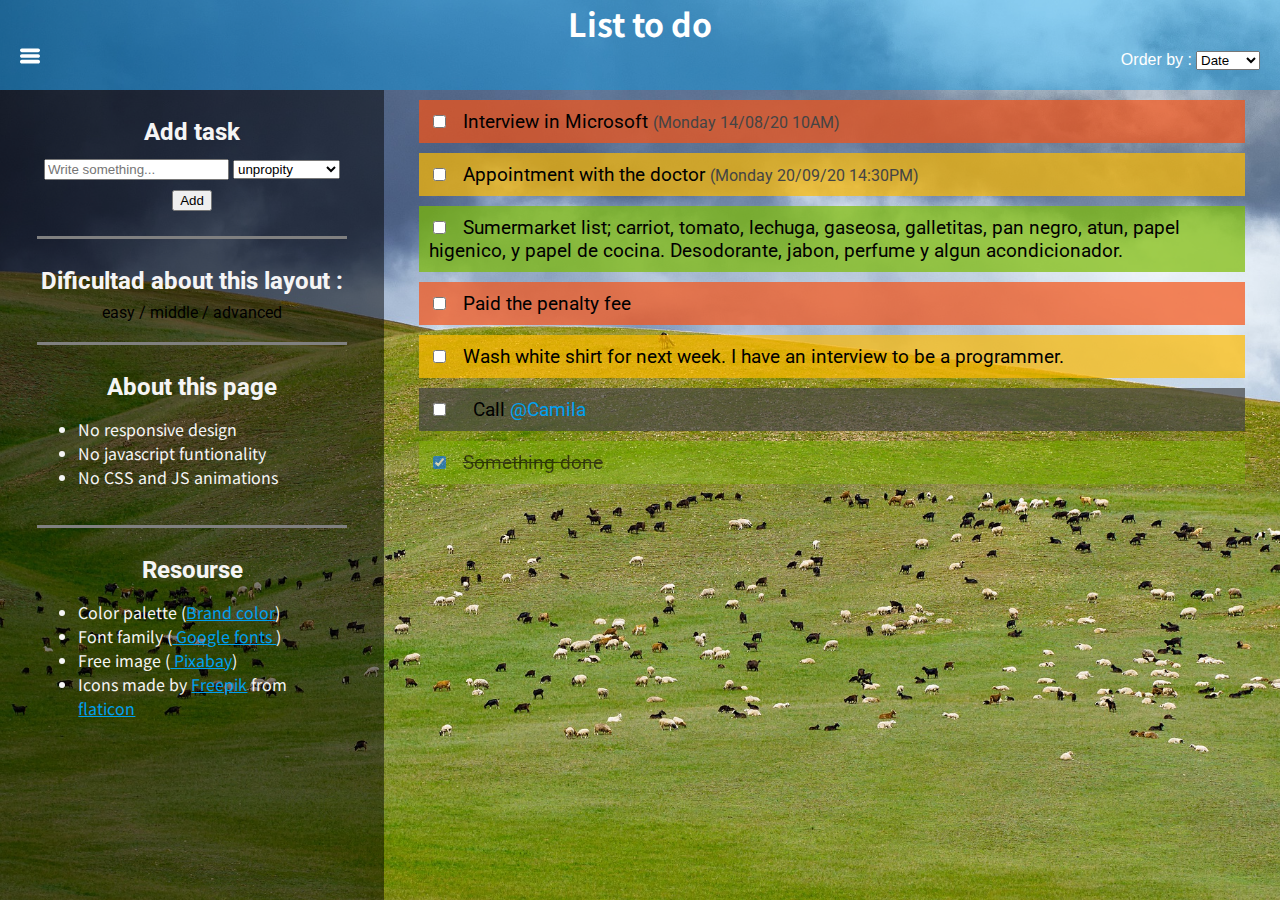
<file: HtmlCssExamples/ListToDo/index.html>
<!DOCTYPE html>
<html lang="en">

<head>
    <!--  Any element inside the head of the page, there are not visible for the user in the viewport -->
    <meta charset="UTF-8">
    <meta name="viewport" content="width=device-width, initial-scale=1.0">
    <link rel="stylesheet" href="style.css">
    <title>Document</title>
</head>
<body>
    <header class="header">
        <h1 class="header__title"> List to do</h1>
        <nav class="header__navbar">
            <div class="header__navbarLeftItem">
                <img class="header__svgIcon" src="open-menu.svg" alt="Icon sidebar">
                
            </div>
            <div class="header__navbarRightItem">
                <label class="order__text">Order by :</label>
                <select>
                    <option value="date"> Date </option>
                    <option value="priotity"> Priority </option>
                </select>
            </div>
        </nav>
    </header>
    <main>
        <div class="silderbar">

            <div class="silderbar__item">
                <p class="silderbar__itemTitile">Add task</p>
                <input placeholder="Write something..." class="silderbar__row" />
                <select class="silderbar__row">
                    <option> unpropity </option>
                    <option> less important </option>
                    <option> important</option>
                    <option> very important </option>
                </select>
                <input class="silderbar__row" type="button" value="Add" />
            </div>

            <div class="silderbar__diver"></div>

            <div class="silderbar__item">
                <p class="silderbar__itemTitile"> Dificultad about this layout : </p>
                <span>easy</span> / middle / advanced
            </div>

            <div class="silderbar__diver"></div>

            <div class="silderbar__item">
                <p class="silderbar__itemTitile">About this page</p>
                <ul class="silderbar__list">
                    <li> No responsive design</li>
                    <li> No javascript funtionality</li>
                    <li> No CSS and JS animations</li>

                </ul>

            </div>

          

            <div class="silderbar__diver"></div>

            <div class="silderbar__item">
                <p class="silderbar__itemTitile"> Resourse</p>
                <ul class="silderbar__list">
                    <li>
                        Color palette (<a class="silderbar__link" href="http://brandcolors.net/c/microsoft,microsoft">Brand color</a>)
                    </li>
                    <li>
                        Font family (<a class="silderbar__link" href=""> Google fonts </a>)
                    </li>
                    <li>
                        Free image (<a class="silderbar__link" href="https://pixabay.com/es/photos/paisaje-monta%C3%B1oso-pasto-ovejas-4773879/"> Pixabay</a>)
                    </li>
                    <li>
                        Icons made by <a class="silderbar__link" href="https://www.flaticon.com/authors/freepik" title="Freepik">Freepik</a> from <a class="silderbar__link" href="https://www.flaticon.com/" title="Flaticon"> flaticon</a> 
                    </li>

                </ul>
            </div>

        
        </div>
        
        <div class="listToDo">
            <div class="listToDo__item listToDo__item--veryImportant">
                <input type="checkbox" />
                <label class="listToDo__itemText "> Interview in Microsoft </label>
                <label class="listToDo__itemText--date"> (Monday 14/08/20 10AM)</label>
            </div>
            <div class="listToDo__item listToDo__item--important">
                <input type="checkbox" />
                <label class="listToDo__itemText "> Appointment with the doctor </label>
                <label class="listToDo__itemText--date"> (Monday 20/09/20 14:30PM)</label>
            </div>
            <div class="listToDo__item listToDo__item--lessImportant">
                <input type="checkbox" />
                <label class="listToDo__itemText ">
                    Sumermarket list; carriot, tomato, lechuga, gaseosa, galletitas, pan negro, atun,
                    papel higenico, y papel de cocina. Desodorante, jabon, perfume y algun acondicionador.
                </label>
            </div>
            <div class="listToDo__item listToDo__item--veryImportant">
                <input type="checkbox" />
                <label class="listToDo__itemText "> Paid the penalty fee  </label>
            </div>
            <div class="listToDo__item listToDo__item--important">
                <input type="checkbox" />
                <label class="listToDo__itemText "> Wash white shirt for next week. I have an interview to be a programmer. </label>
            </div>
            <div class="listToDo__item">
                <input class="" type="checkbox" />
                <label class="listToDo__itemText">
                    <label class="listToDo__itemText "> Call </label>
                    <span class="listTodo__itemText--contacto">@Camila</span>
                </label>
            </div>
            <div class="listToDo__item listToDo__item--lessImportant listToDo__item--made">
                <input type="checkbox" checked />
                <label class="listToDo__itemText listToDo__itemText--made">
                    Something done
                </label>
            </div>

        </div>
    </main>
</body>

</html>
</file>
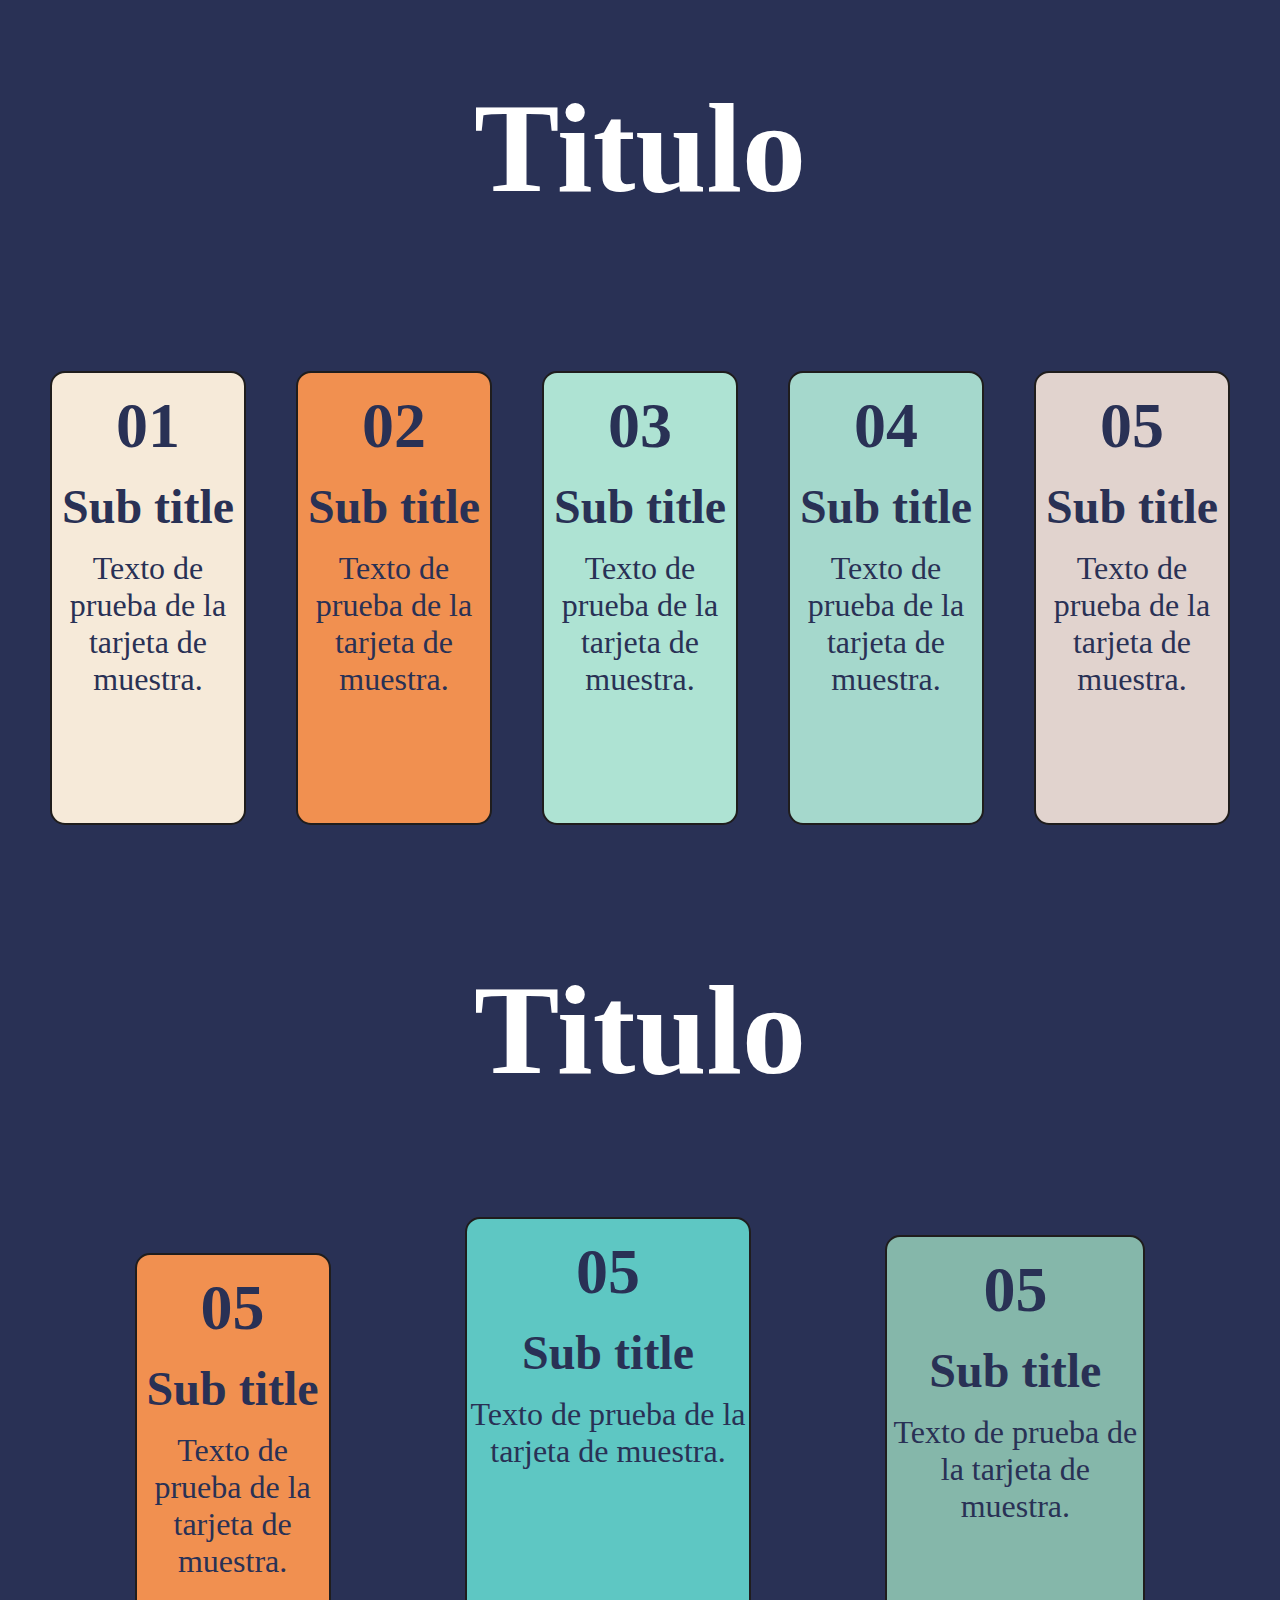
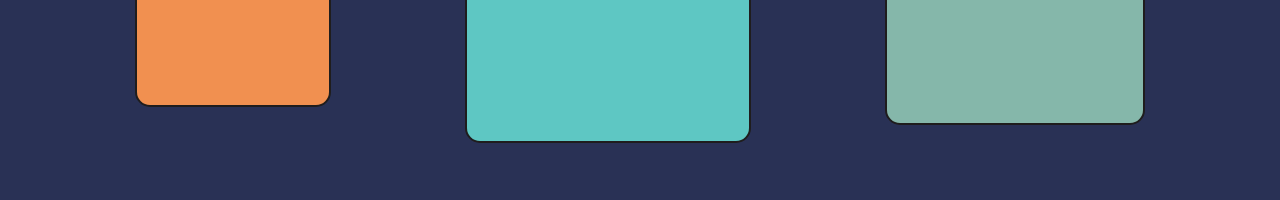
<file: HtmlCssExamples/SquardGalary/index.html>
<!DOCTYPE html>
<html lang="en">

<head>
    <meta charset="UTF-8">
    <meta name="viewport" content="width=device-width, initial-scale=1.0">
    <link rel="stylesheet" href="style.css">
    <title>Document</title>
</head>

<body>
    <main>
        <article class="boxList">
            <h1 class="boxList__title"> Titulo </h1>
            <section class="boxList__item">
                <h1 class="boxList__itemTitle"> 01 </h1>
                <h3 class="boxList__itemSubTitle">Sub title</h3>
                <p class="boxList__itemText"> Texto de prueba de la tarjeta de muestra.</p>
            </section>
            <section class="boxList__item boxList__item--colorOne">
                <h1 class="boxList__itemTitle"> 02 </h1>
                <h3 class="boxList__itemSubTitle">Sub title</h3>
                <p class="boxList__itemText"> Texto de prueba de la tarjeta de muestra.</p>
            </section>
            <section class="boxList__item boxList__item--colorTwo">
                <h1 class="boxList__itemTitle"> 03 </h1>
                <h3 class="boxList__itemSubTitle">Sub title</h3>
                <p class="boxList__itemText"> Texto de prueba de la tarjeta de muestra.</p>
            </section>
            <section class="boxList__item boxList__item--colorThree">
                <h1 class="boxList__itemTitle"> 04 </h1>
                <h3 class="boxList__itemSubTitle">Sub title</h3>
                <p class="boxList__itemText"> Texto de prueba de la tarjeta de muestra.</p>
            </section>
            <section class="boxList__item boxList__item--colorFour">
                <h1 class="boxList__itemTitle"> 05 </h1>
                <h3 class="boxList__itemSubTitle">Sub title</h3>
                <p class="boxList__itemText"> Texto de prueba de la tarjeta de muestra.</p>
            </section>
        </article>
        <article class="PriceList">
            <h1 class="PriceList__title"> Titulo </h1>
            <section class="PriceList__item">
                <h1 class="boxList__itemTitle"> 05 </h1>
                <h3 class="boxList__itemSubTitle">Sub title</h3>
                <p class="boxList__itemText"> Texto de prueba de la tarjeta de muestra.</p>
            </section>
            <section class="PriceList__item PriceList__item--big">
                <h1 class="boxList__itemTitle"> 05 </h1>
                <h3 class="boxList__itemSubTitle">Sub title</h3>
                <p class="boxList__itemText"> Texto de prueba de la tarjeta de muestra.</p>
            </section>
            <section class="PriceList__item PriceList__item--middle">
                <h1 class="boxList__itemTitle"> 05 </h1>
                <h3 class="boxList__itemSubTitle">Sub title</h3>
                <p class="boxList__itemText"> Texto de prueba de la tarjeta de muestra.</p>
            </section>
        </article>
    </main>
</body>

</html>
</file>
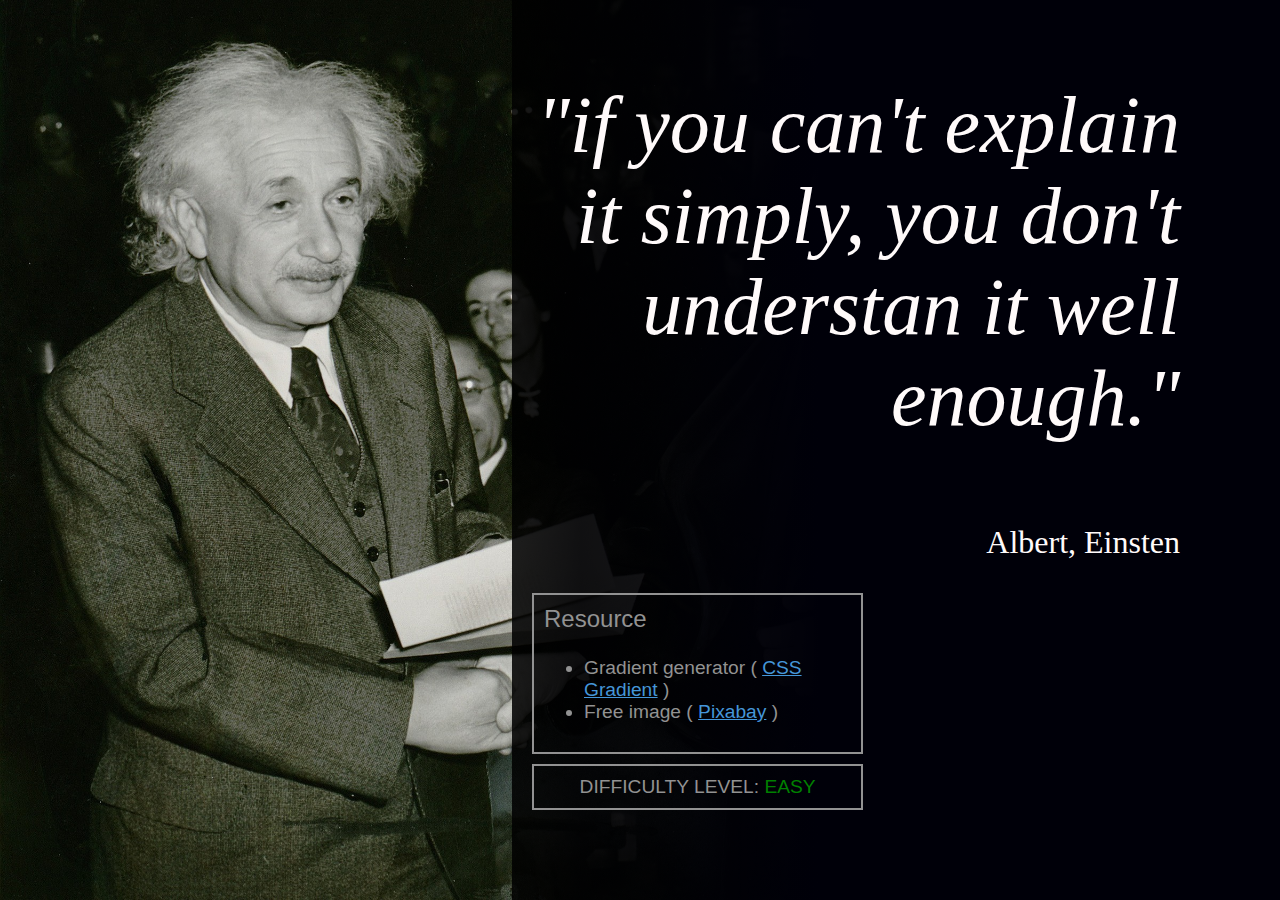
<file: HtmlCss/Beginners/AlbertEinsteinQuotes/index.html>
<!DOCTYPE html>
<html lang="en">
<head>
    <meta charset="UTF-8">
    <meta name="viewport" content="width=device-width, initial-scale=1.0">
    <!-- ! Don't forget import the style sheet -->
    <link rel="stylesheet" href="style.css">
    <title>Document</title>
</head>
<body>

    <!-- ----------------------------- BLOCK QUOTE ----------------------------- -->

    <main class="quote">
        <article class="quote__squard">
            <section class="quote__section">
                <p class="quote__title">"if you can't explain it simply, you don't understan it well enough."</p>
                <p class="quote__author"> Albert, Einsten</p>
            </section>

            <!-- --------------------------- BLOCK RESOURSE ---------------------------- -->

            <section class="resourse">
                <p class="resourse__title">Resource</p>
                <ul>
                    <li> Gradient generator ( <a class="resourse__link" target="_blanck" href="https://cssgradient.io/">CSS Gradient</a> )</li>
                    <li> Free image ( <a target="_blanck" class="resourse__link" href="https://pixabay.com/es/users/free-photos-242387/">Pixabay</a> )</li>
                </ul>
            </section>

            <!-- ----------------------- BLOCK DIFFICULTY LEVEL ------------------------ -->

            <section class="level">
                    <span>DIFFICULTY LEVEL: </span><span class="level__text">EASY</span>
            </section>
        </article>
    </main>
   
</body>
</html>
</file>
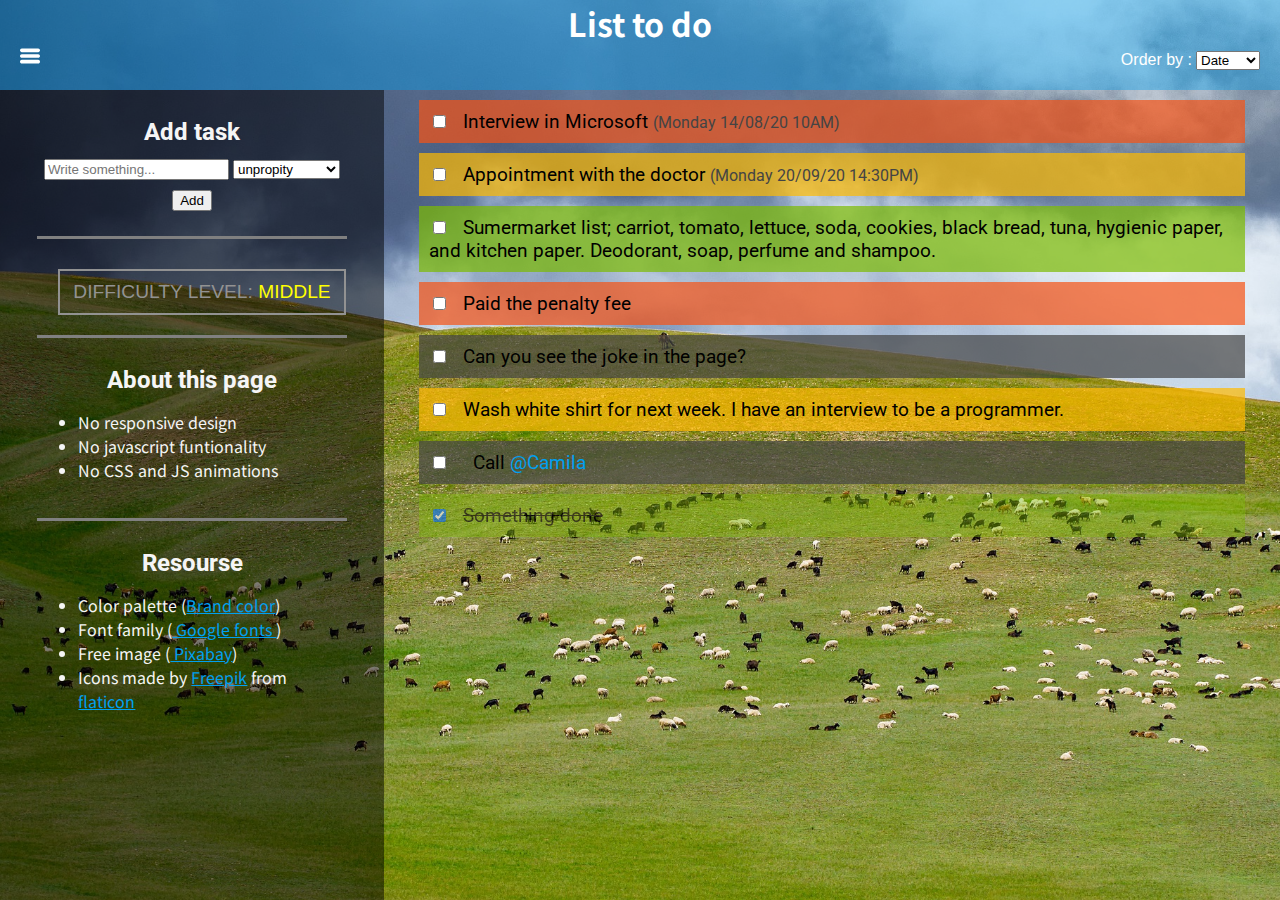
<file: HtmlCss/Beginners/ListToDo/index.html>
<!DOCTYPE html>
<html lang="en">

<head>
    <!--  Any element inside the head of the page, there are not visible for the user in the viewport. -->
    <meta charset="UTF-8">
    <meta name="viewport" content="width=device-width, initial-scale=1.0">
    <!-- ! Don't fotget import the css style sheet-->
    <link rel="stylesheet" href="style.css">
    <title> ListTo For Begginers</title>
</head>
<body>
    <!--  Any element inside the body of the page, there are visible for the user in the viewport. -->
    <header class="header">
        <h1 class="header__title"> List to do</h1>
        <nav class="header__navbar">
            <div class="header__navbarLeftItem">
                <img class="header__svgIcon" src="Images/open-menu.svg" alt="Icon sidebar">
                
            </div>
            <div class="header__navbarRightItem">
                <label class="order__text">Order by :</label>
                <select>
                    <option value="date"> Date </option>
                    <option value="priotity"> Priority </option>
                </select>
            </div>
        </nav>
    </header>

    <main>

        <!-- ----------------------------------------------------------------------- -->
        <!--                             THE SILDER BAR                              -->
        <!-- ----------------------------------------------------------------------- -->

        <div class="silderbar">

            <!-- ------------------------------- ITEM 1 -------------------------------- -->
            <div class="silderbar__item">
                <p class="silderbar__itemTitile">Add task</p>
                <input placeholder="Write something..." class="silderbar__row" />
                <select class="silderbar__row">
                    <option value="unPropity"> unpropity </option>
                    <option value="lessImportant"> less important </option>
                    <option value="important"> important</option>
                    <option value="veryImportant"> very important </option>
                </select>
                <input class="silderbar__row" type="button" value="Add" />
            </div>

            <div class="silderbar__diver"></div>

            <!-- ------------------------------- ITEM 2 -------------------------------- -->
            <div class="silderbar__item">
                <section class="level">
                    <span>DIFFICULTY LEVEL: </span><span class="level__text--middle">MIDDLE</span>
            </section>
            </div>

            <div class="silderbar__diver"></div>
            
            <!-- ------------------------------- ITEM 3 -------------------------------- -->
            <div class="silderbar__item">
                <p class="silderbar__itemTitile">About this page</p>
                <ul class="silderbar__list">
                    <li> No responsive design</li>
                    <li> No javascript funtionality</li>
                    <li> No CSS and JS animations</li>
                </ul>
            </div>

            <div class="silderbar__diver"></div>

            <!-- ------------------------------- ITEM 4 -------------------------------- -->
            <div class="silderbar__item">
                <p class="silderbar__itemTitile"> Resourse</p>
                <ul class="silderbar__list">
                    <li>
                        Color palette (<a class="silderbar__link" href="http://brandcolors.net/c/microsoft,microsoft">Brand color</a>)
                    </li>
                    <li>
                        Font family (<a class="silderbar__link" href=""> Google fonts </a>)
                    </li>
                    <li>
                        Free image (<a class="silderbar__link" href="https://pixabay.com/es/photos/paisaje-monta%C3%B1oso-pasto-ovejas-4773879/"> Pixabay</a>)
                    </li>
                    <li>
                        Icons made by <a class="silderbar__link" href="https://www.flaticon.com/authors/freepik" title="Freepik">Freepik</a> from <a class="silderbar__link" href="https://www.flaticon.com/" title="Flaticon"> flaticon</a> 
                    </li>
                </ul>
            </div>

        </div>

        <!-- ----------------------------------------------------------------------- -->
        <!--                        START THE LIST TO DO TASK                        -->
        <!-- ----------------------------------------------------------------------- -->

        <div class="listToDo">
            <!-- ------------------------------- ITEM 1 -------------------------------- -->
            <div class="listToDo__item listToDo__item--veryImportant">
                <input type="checkbox" />
                <label class="listToDo__itemText "> Interview in Microsoft </label>
                <label class="listToDo__itemText--date"> (Monday 14/08/20 10AM)</label>
            </div>
            <!-- ------------------------------- ITEM 2 -------------------------------- -->
            <div class="listToDo__item listToDo__item--important">
                <input type="checkbox" />
                <label class="listToDo__itemText "> Appointment with the doctor </label>
                <label class="listToDo__itemText--date"> (Monday 20/09/20 14:30PM)</label>
            </div>
            <!-- ------------------------------- ITEM 3 -------------------------------- -->
            <div class="listToDo__item listToDo__item--lessImportant">
                <input type="checkbox" />
                <label class="listToDo__itemText ">
                    Sumermarket list; carriot, tomato, lettuce, soda, cookies, black bread, tuna, hygienic paper, and kitchen paper. Deodorant, soap, perfume and shampoo.
                </label>
            </div>
            <!-- ------------------------------- ITEM 4 -------------------------------- -->
            <div class="listToDo__item listToDo__item--veryImportant">
                <input type="checkbox" />
                <label class="listToDo__itemText "> Paid the penalty fee  </label>
            </div>
            <!-- ------------------------------- ITEM 5 -------------------------------- -->
            <div class="listToDo__item ">
                <input type="checkbox" />
                <label class="listToDo__itemText "> Can you see the joke in the page? </label>
            </div>
            <!-- ------------------------------- ITEM 6 -------------------------------- -->
            <div class="listToDo__item listToDo__item--important">
                <input type="checkbox" />
                <label class="listToDo__itemText "> Wash white shirt for next week. I have an interview to be a programmer. </label>
            </div>
            <!-- ------------------------------- ITEM 7 -------------------------------- -->
            <div class="listToDo__item">
                <input class="" type="checkbox" />
                <label class="listToDo__itemText">
                    <label class="listToDo__itemText "> Call </label>
                    <span class="listTodo__itemText--contacto">@Camila</span>
                </label>
            </div>
            <!-- ------------------------------- ITEM 8 -------------------------------- -->
            <div class="listToDo__item listToDo__item--lessImportant listToDo__item--made">
                <input type="checkbox" checked />
                <label class="listToDo__itemText listToDo__itemText--made">
                    Something done
                </label>
            </div>
        </div>
    </main>
</body>

</html>
</file>
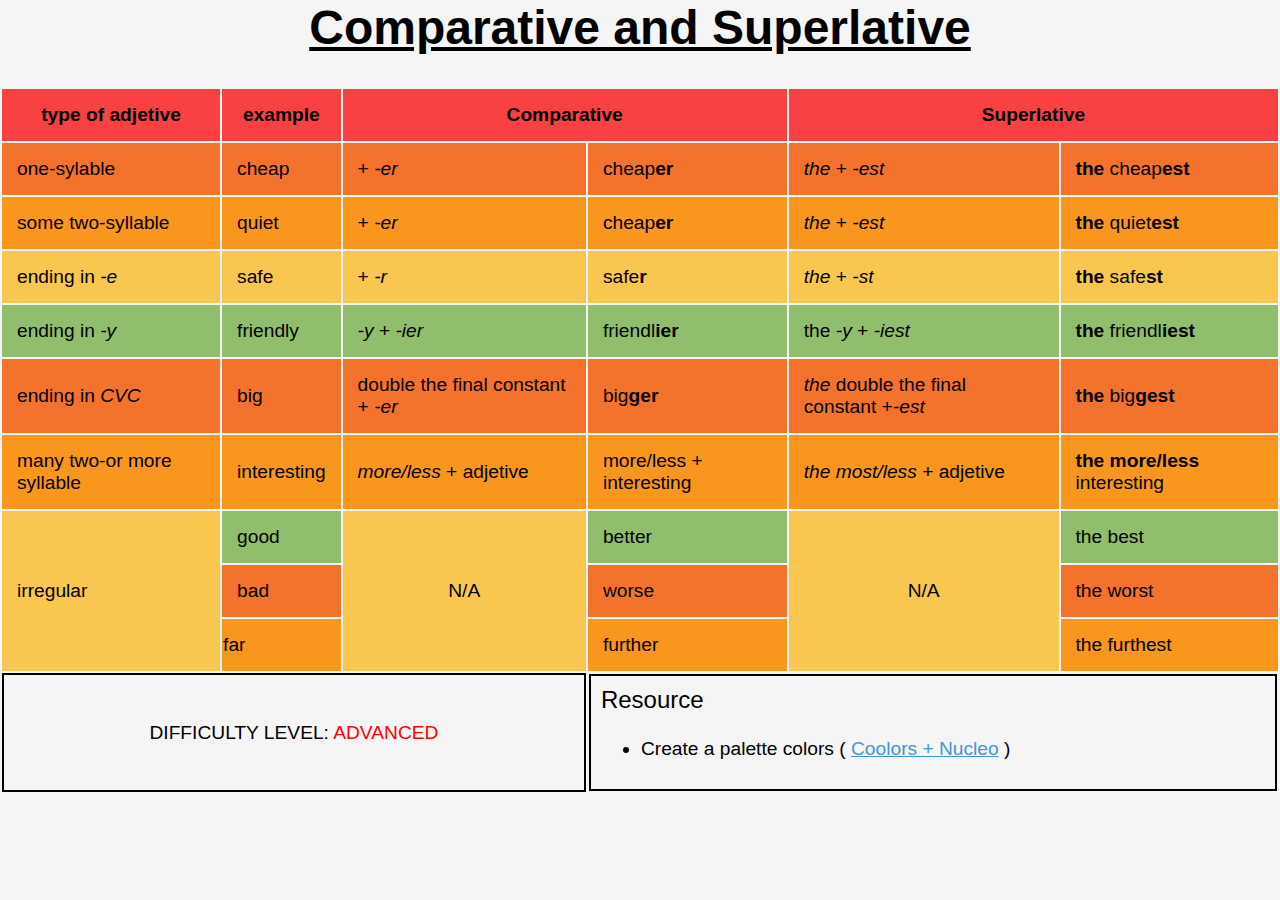
<file: HtmlCss/Beginners/PresentSimpleTable/index.html>
<!DOCTYPE html>
<html lang="en">

<head>
    <meta charset="UTF-8">
    <meta name="viewport" content="width=device-width, initial-scale=1.0">
    <link rel="stylesheet" href="style.css">
    <title>Document</title>
</head>

<body>
    <main>
        <h1 class="table__title"> Comparative and Superlative </h1>
        <table class="table">

            <!-- ------------------------------- TITLES -------------------------------- -->

            <tr class="table__row">
                <th class="table__cell">
                    type of adjetive
                </th>
                <th class="table__cell">
                    example
                </th>
                <th colspan="2" class="table__cell">
                    Comparative
                </th>
                <th colspan="2" class="table__cell">
                    Superlative
                </th>
            </tr>

            <!-- ------------------------------ FIRST ROW ------------------------------ -->

            <tr class="table__row table__row--primary">
                <td class="table__cell">
                    one-sylable
                </td>
                <td class="table__cell">
                    cheap
                </td>
                <td class="table__cell">
                    + <span class="table__text">-er</span>
                </td>
                <td class="table__cell">
                    cheap<span class="table__text--weight">er</span>
                </td>
                <td class="table__cell">
                    <span class="table__text">the</span> + <span class="table__text">-est</span>
                </td>
                <td class="table__cell">
                    <span class="table__text--weight">the</span> cheap<span class="table__text--weight">est</span>
                </td>
            </tr>

            <!-- ----------------------------- SECOND ROW ------------------------------ -->

            <tr class="table__row table__row--secondary">
                <td class="table__cell">
                    some two-syllable
                </td>
                <td class="table__cell">
                    quiet
                </td>
                <td class="table__cell">
                    + <span class="table__text">-er</span>
                </td>
                <td class="table__cell">
                    cheap<span class="table__text--weight">er</span>
                </td>
                <td class="table__cell">
                    <span class="table__text">the</span> + <span class="table__text">-est</span>
                </td>
                <td class="table__cell">
                    <span class="table__text--weight">the</span> quiet<span class="table__text--weight">est</span>
                </td>
            </tr>

            <!-- ----------------------------- THEIRD ROW ------------------------------ -->

            <tr class="table__row table__row--theirty">
                <td class="table__cell">
                    ending in <span class="table__text">-e</span>
                </td>
                <td class="table__cell">
                    safe
                </td>
                <td class="table__cell">
                    + <span class="table__text">-r</span>
                </td>
                <td class="table__cell">
                    safe<span class="table__text--weight">r</span>
                </td>
                <td class="table__cell">
                    <span class="table__text">the</span> + <span class="table__text">-st</span>
                </td>
                <td class="table__cell">
                    <span class="table__text--weight">the</span> safe<span class="table__text--weight">st</span>
                </td>
            </tr>

            <!-- ----------------------------- FOURTH ROW ------------------------------ -->

            <tr class="table__row table__row--fourty">
                <td class="table__cell">
                    ending in <span class="table__text">-y</span>
                </td>
                <td class="table__cell">
                    friendly
                </td>
                <td class="table__cell">
                    <span class="table__text">-y</span> + <span class="table__text">-ier</span>
                </td>
                <td class="table__cell">
                    friendl<span class="table__text--weight">ier</span>
                </td>
                <td class="table__cell">
                    the <span class="table__text">-y</span> + <span class="table__text">-iest</span>
                </td>
                <td class="table__cell">
                    <span class="table__text--weight">the</span> friendl<span class="table__text--weight">iest</span>
                </td>
            </tr>

            <!-- ------------------------------ FIFTH ROW ------------------------------ -->

            <tr class="table__row table__row--primary">
                <td class="table__cell">
                    ending in <span class="table__text">CVC</span>
                </td>
                <td class="table__cell">
                    big
                </td>
                <td class="table__cell">
                    double the final constant + <span class="table__text">-er</span>
                </td>
                <td class="table__cell">
                    big<span class="table__text--weight">ger</span>
                </td>
                <td class="table__cell">
                    <span class="table__text">the</span> double the final constant +<span class="table__text">-est</span>
                </td>
                <td class="table__cell">
                    <span class="table__text--weight">the</span> big<span class="table__text--weight">gest</span>
                </td>
            </tr>

            <!-- ------------------------------ SIXTH ROW ------------------------------ -->

            <tr class="table__row table__row--secondary">
                <td class="table__cell">
                    many two-or more syllable
                </td>
                <td class="table__cell">
                    interesting
                </td>
                <td class="table__cell">
                    <span class="table__text">more/less</span> + adjetive
                </td>
                <td class="table__cell">
                    <span>more/less</span> + interesting
                </td>
                <td class="table__cell">
                    <span class="table__text">the most/less</span> + adjetive
                </td>
                <td class="table__cell">
                    <span class="table__text--weight">the more/less</span> interesting
                </td>
            </tr>

            <!-- ----------------------------- SEVENTH ROW ----------------------------- -->

            <tr class="table__row table__row--fourty">
                <td rowspan="3" class="table__cell table__cell--betweenRowSpan">
                    irregular
                </td>
                <td class="table__cell">
                    good
                </td>
                <td rowspan="3" class="table__cell table__cell--betweenRowSpan table__cell--center">
                    N/A
                </td>
                <td class="table__cell">
                    better
                </td>
                <td rowspan="3" class="table__cell table__cell--betweenRowSpan table__cell--center">
                    N/A
                </td>
                <td class="table__cell">
                    the best
                </td>
            </tr>

            <!-- ----------------------------- EIGHTH ROW ------------------------------ -->

            <tr class="table__row table__row--primary">
                <!-- <td>We don-t need this element, because the td from the tr over this row with ROWSPAN is fill the space </td> -->
                <td class="table__cell">
                    bad
                </td>
                <!-- <td>We don-t need this element, because the td from the tr over this row with ROWSPAN is fill the space </td> -->
                <td class="table__cell">
                    worse
                </td>
                <!-- <td>We don-t need this element, because the td from the tr over this row with ROWSPAN is fill the space </td> -->
                <td class="table__cell">
                    the worst
                </td>
            </tr>

            <!-- ------------------------------ NINTH ROW ------------------------------ -->

            <tr class="table__row table__row--secondary">
                <!-- <td>We don-t need this element, because the td from the tr over this row with ROWSPAN is fill the space </td> -->
                <td>
                    far
                </td>
                <!-- <td>We don-t need this element, because the td from the tr over this row with ROWSPAN is fill the space </td> -->
                <td class="table__cell">
                    further
                </td>
                <!-- <td>We don-t need this element, because the td from the tr over this row with ROWSPAN is fill the space </td> -->
                <td class="table__cell">
                    the furthest
                </td>
            </tr>
            <tr>
                <td colspan="3" class="level">
                    <span>DIFFICULTY LEVEL: </span><span class="level__text--advanced">ADVANCED</span>
                </td>
                <td colspan="3">
                    <div class=" resourse">
                        <p class="resourse__title">Resource</p>
                        <ul>
                            <li> Create a palette colors ( <a class="resourse__link" target="_blanck"
                                    href="https://coolors.co/f94144-f3722c-f8961e-f9c74f-90be6d-43aa8b-577590">Coolors +
                                    Nucleo</a> )</li>
                        </ul>
                    </div>
                </td>
            </tr>

        </table>
        
    </main>
</body>

</html>
</file>
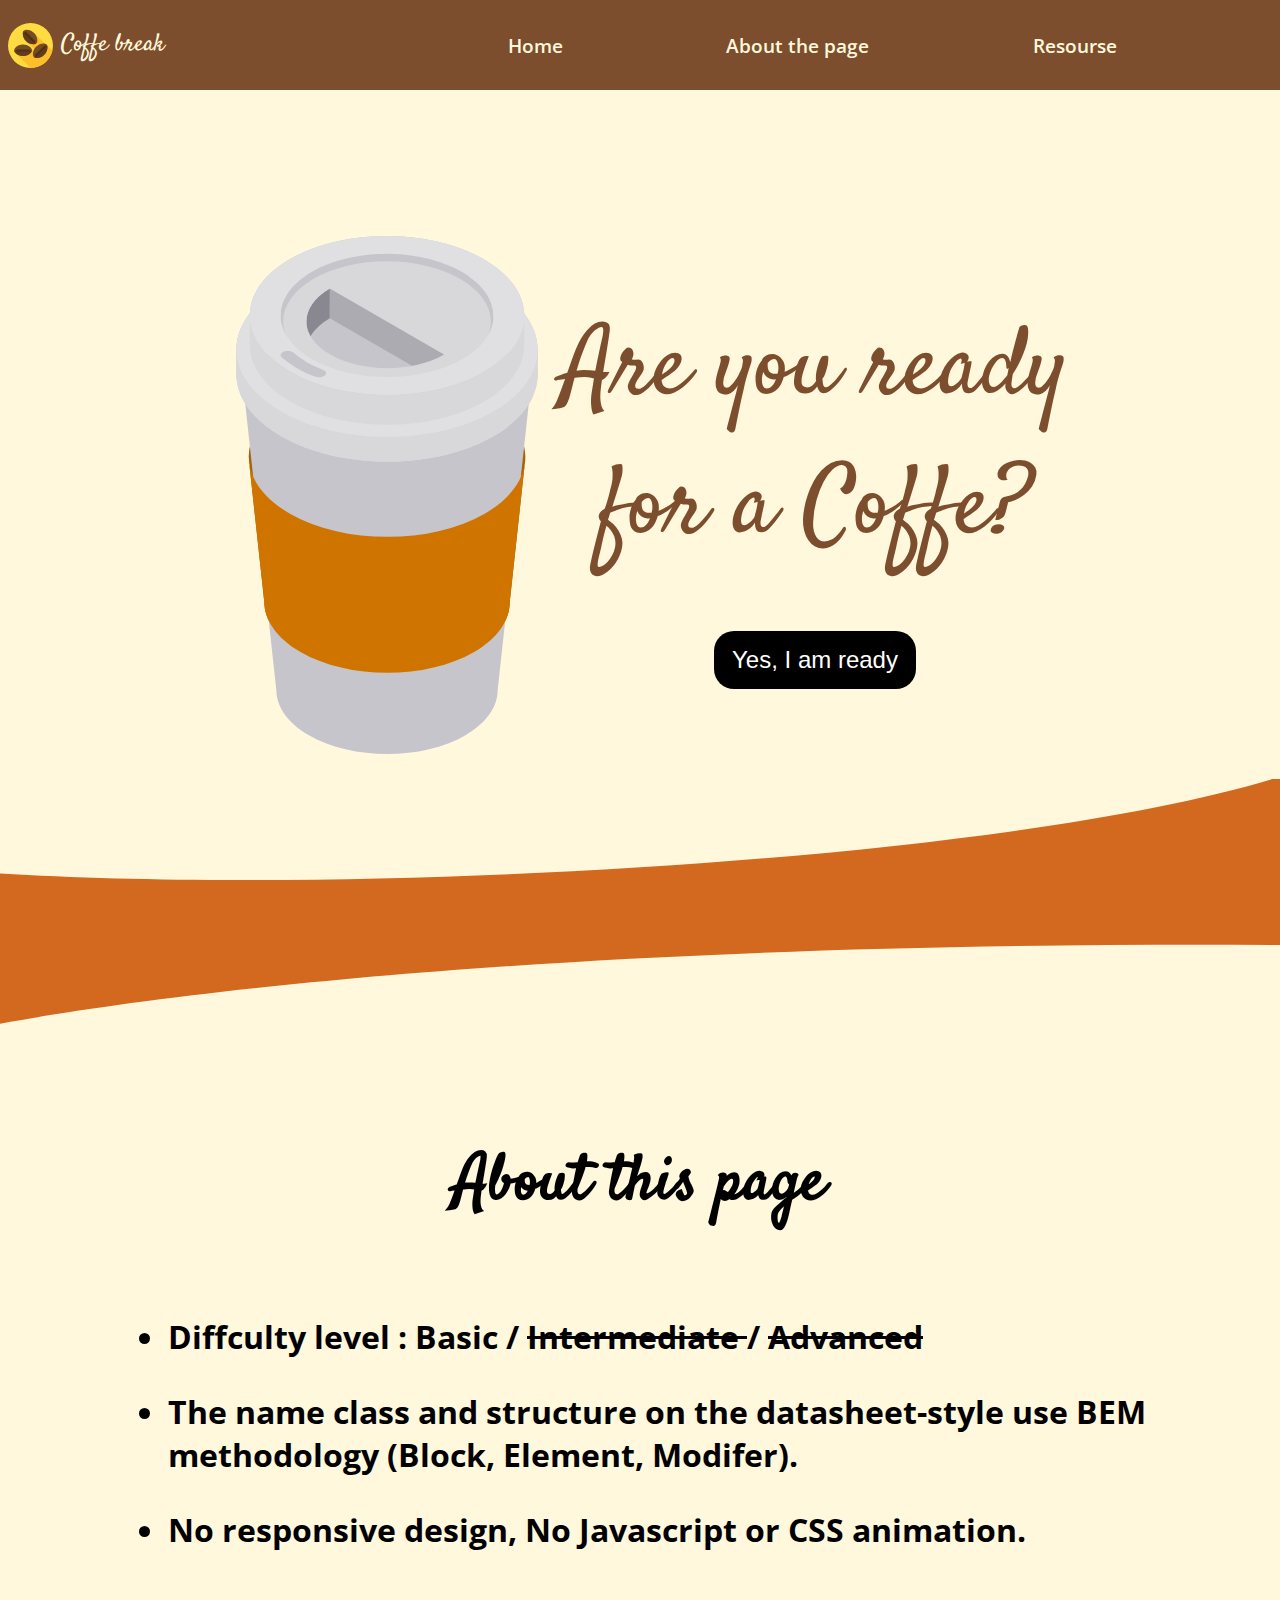
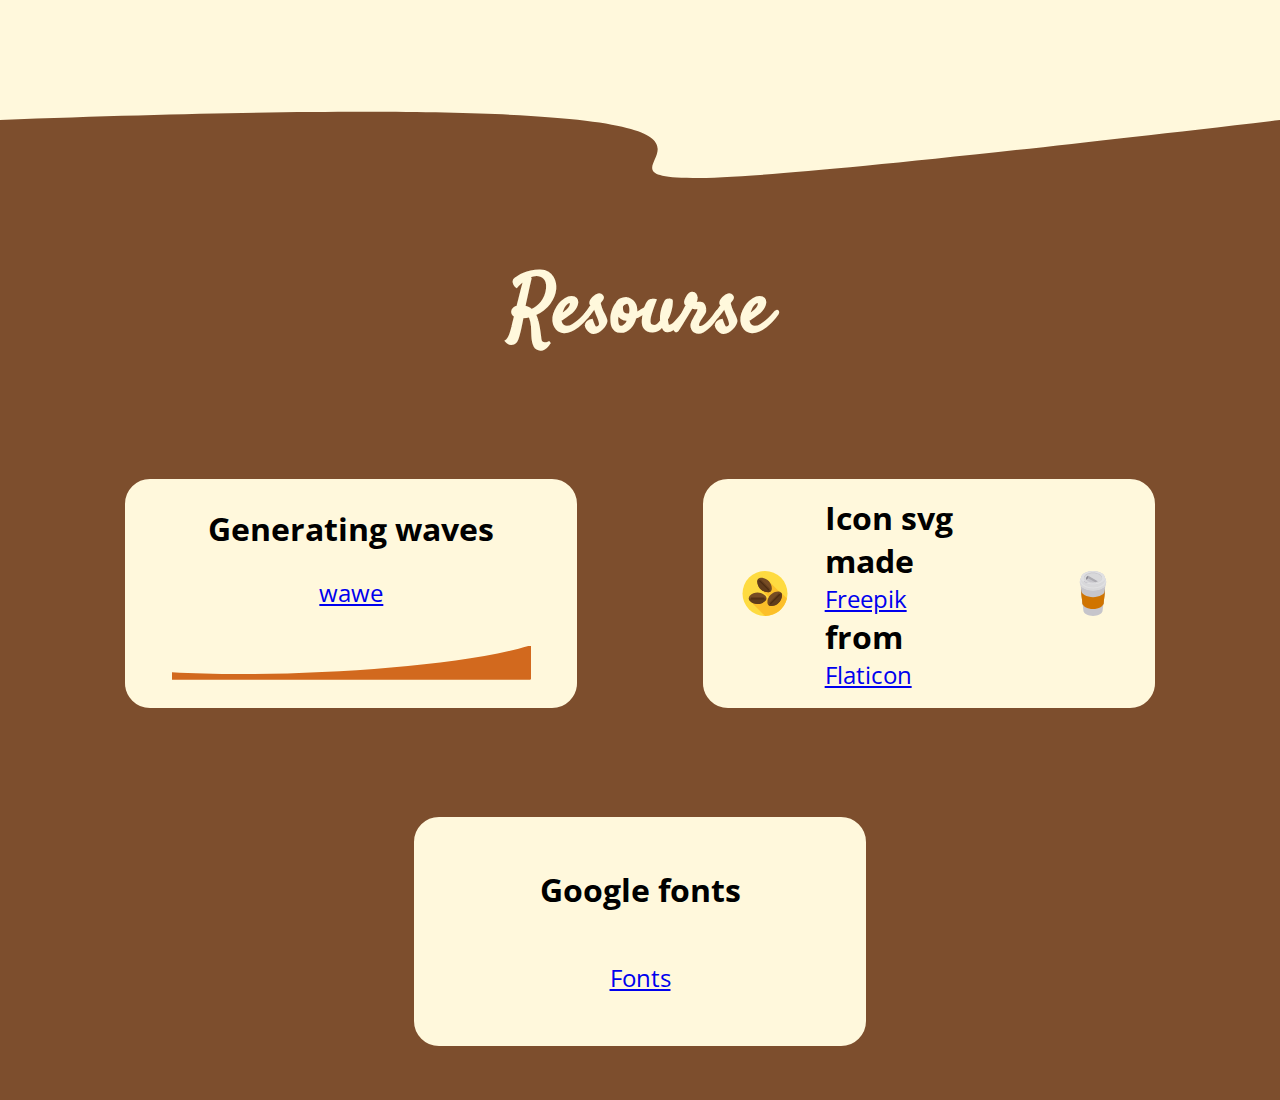
<file: HtmlCssExamples/Intermediate/CoffeBreak/index.html>
<!DOCTYPE html>
<html lang="en">

<head>
    <meta charset="UTF-8">
    <meta name="viewport" content="width=device-width, initial-scale=1.0">
    <link rel="stylesheet" href="style.css">
    <title>Document</title>
</head>

<body>
    <header class="header">
        <img class="header__iconLogo" src="Images/coffee.svg" />
        <p class="header__nameLogo"> Coffe break</p>
        <nav class="navbar">
            <ul class="navbar____list">
                <li><a class="navbar__item" href="#home">Home</a></li>
                <li><a class="navbar__item" href="#about">About the page</a></li>
                <li><a class="navbar__item" href="">Resourse</a></li>
            </ul>
        </nav>
    </header>
    <main>
        <section class="section">
            <!-- PORTADA DE LA PAGINA -->
            <article id="home" class="section__article section__article--cover wawey">

                <div class="cover">
                    <img class="cover__svgCoffe" src="Images/taza-para-cafe.svg" />
                    <div style="padding-left: 350px;" class="cover__container">
                        <p class="cover__title"> Are you ready for a Coffe?</p>
                        <button class="cover__button">Yes, I am ready</button>
                    </div>
                </div>

                <!-- Generated by https://smooth.ie/blogs/news/svg-wavey-transitions-between-sections -->
                <div class="wavey__container wavey--bottom">
                    <svg class="wavey__svgIcon" viewBox="0 0 500 150" preserveAspectRatio="none">
                        <path d="M-8.74,114.95 C149.99,150.00 468.11,91.28 537.52,-53.78 L500.00,150.00 L0.00,150.00 Z"
                            style="stroke: none; fill: chocolate;"></path>
                    </svg>
                </div>

            </article>
            <article id="about" class="section__article wawey">

                <!-- Generated by https://smooth.ie/blogs/news/svg-wavey-transitions-between-sections -->
                <div class="wavey__container wavey--top">
                    <svg class="wavey__svgIcon" viewBox="0 0 500 150" preserveAspectRatio="none">
                        <path d="M-41.76,164.30 C-18.62,141.61 146.16,43.91 500.00,49.98 L500.00,0.00 L0.00,0.00 Z"
                            style="stroke: none; fill: chocolate;"></path>
                    </svg>
                </div>

                <div class="Article__Container">
                    <h2 class="Article__Title"> About this page</h2>
                    <ul class="Article__list">
                        <li class="Article__itemList"> Diffculty level :
                            <span>Basic </span>/
                            <span class="text"> Intermediate </span>/
                            <span class="text"> Advanced </span>
                        </li>
                        <li>The name class and structure on the datasheet-style use BEM methodology (Block, Element,
                            Modifer).
                        <li class="Article__itemList"> No responsive design, No Javascript or CSS animation.</li>
                    </ul>
                </div>

                <div class="wavey__container wavey--bottom10">
                    <svg class="wavey__svgIcon" viewBox="0 0 500 150" preserveAspectRatio="none">
                        <path d="M0.00,49.98 C524.83,-5.42 -9.02,219.56 500.00,49.98 L500.00,150.00 L0.00,150.00 Z"
                            style="stroke: none; fill: #7d4e2d;"></path>
                    </svg>
                </div>

            </article>
            <article class="section__article section__article--resourse">

                <h1 class="resourse__title">Resourse</h1>

                <div class="resourse__item">

                    <h2 class="ArticleResourse__TitleItem">Generating waves</h2>

                    <a class="ArticleResourse__link" target="blanck" href="https://smooth.ie/blogs/news/svg-wavey-transitions-between-sections">wawe</a>

                    <div class="wawey wawey--box">
                        <div class="wavey__container wavey__container--big wavey--bottom">
                            <svg class="wavey__svgIcon" viewBox="0 0 500 150" preserveAspectRatio="none">
                                <path
                                    d="M-8.74,114.95 C149.99,150.00 468.11,91.28 537.52,-53.78 L500.00,150.00 L0.00,150.00 Z"
                                    style="stroke: none; fill: chocolate;"></path>
                            </svg>
                        </div>
                    </div>

                </div>

                <div class="resourse__item ArticleResourse__ContainerItem--rowDireccion">
                    <img class="header__iconLogo ArticleResourse__item--small" src="Images/coffee.svg" />
                    <div class="ArticleResourse__ContainerItem ArticleResourse__item--middle">
                        <h2 class="ArticleResourse__TitleItem">Icon svg made </h2>
                        <a class="ArticleResourse__link" href="http://www.freepik.com/" title="Freepik">Freepik</a>
                        <h2 class="ArticleResourse__TitleItem"> from </h2>
                        <a class="ArticleResourse__link" target="blanck" href="https://www.flaticon.es/"> Flaticon </a>
                    </div>
                    <img class="header__iconLogo ArticleResourse__item--small" src="Images/taza-para-cafe.svg" />
                </div>

                <div class="resourse__item">
                    <h2 class="ArticleResourse__TitleItem">Google fonts</h2>
                    <a class="ArticleResourse__link" target="blanck" href="https://fonts.google.com/"> Fonts</a>
                </div>

            </article>

        </section>
    </main>
</body>

</html>
</file>
<file: HtmlCssExamples/ListToDo/style.css>
@import url('https://fonts.googleapis.com/css2?family=Noto+Sans+KR:wght@400;700&family=Roboto&display=swap');

body, html{
    padding: 0px;
    margin: 0px;
    height: 100%;
    background-image: url(landscape-4773879_1920.jpg);
    background-attachment: fixed;
    background-size: cover;
}

main{
    height:90%;
    width: 100%;
}

/* ------------------------- Class from header block ------------------------ */

.header{
    height: 10%;
    width: 100%;
    background-color: rgba(0, 160, 240, .4);
    color: white;
    font-family: 'Noto Sans KR', sans-serif;
}

.header__title{
    margin: 0px;
    text-align: center;
}

.header__navbar{
    height: 5%;
    width: 100%;
}

.header__navbarLeftItem{
    float: left;
    margin-left: 20px;
}

.header__navbarRightItem{
    float: right;
    margin-right: 20px;
}

.header__svgIcon{
    height: 20px;
    width: 20px;
    filter: invert(100%) sepia(10%) saturate(378%) hue-rotate(221deg) brightness(115%) contrast(100%);
}

/* ------------------------- Class from order block ------------------------- */

.order{
    width: 20%;
    margin-right: 20px;
    text-align: right;
    display: block;
    float: right; 
}

.order__text{
    font-family: Arial, Helvetica, sans-serif;
}

/* -------------------------- Class from silderbar block --------------------- */

.silderbar{
    width: 30%;
    height: 100%;
    float: left;
    background-color: rgba(0, 0, 0, .5);
}

.silderbar__item{
    margin: auto;
    margin-top: 10px;
    margin-bottom: 10px;
    padding: 10px;
    text-align: center;
    width: 80%;
    font-family: 'Roboto', sans-serif;
}

.silderbar__itemTitile{
    color: whitesmoke;
    font-size: 1.5rem;
    font-weight: 750;
    margin: 0em;
    margin-top: 0.5rem;
    margin-bottom: 0.5rem;
}

.silderbar__diver{
    width: 80%;
    height: 1px;
    border: solid 1px gray ;
    background-color: gray;
    margin: auto;
}

.silderbar__row{
    margin: auto;
    margin-top: 5px;
    margin-bottom: 5px;
}

.silderbar__list{
    text-align: left;
    font-family: 'Noto Sans KR', sans-serif;
    color: whitesmoke;
}

.silderbar__link{
    color:rgb(0, 160, 240)
}


/* ----------------------- Class from list to do block ---------------------- */

.listToDo{
    width: 70%;
    height: 100%;
    float: right;
    
}

.listToDo__item{
    margin: auto; /* Center horizontal the item in the list*/
    margin-top: 10px; /* Add space between item*/
    padding: 10px; /*Add space between the text and checkbox and border of the item*/
    background-color: rgba(68, 68, 68, 0.7);
    width: 90%;
    font-family: 'Roboto', sans-serif;
}


.listToDo__item--lessImportant{
    background-color: rgba(124, 187, 0, .7);
}

.listToDo__item--important{
    background-color: rgba(255, 187, 0, .7);
}

.listToDo__item--veryImportant{
    background-color: rgba(246, 83, 20, .7);
}

.listToDo__item--made{
    opacity: .58;
}

.listToDo__itemText{
    padding-left: 10px;
    font-size: 1.2rem;
}

.listToDo__itemText--made{
    text-decoration: line-through;

}

.listTodo__itemText--contacto{
    color: rgb(0, 160, 240);
    font-family: 'Roboto', sans-serif;
}

.listToDo__itemText--date{
    color:rgb(68, 68, 68);
    font-family: 'Roboto', sans-serif;
}
</file>
<file: HtmlCssExamples/SquardGalary/style.css>
body{
    margin: 0em;
    padding: 0em;
    overflow-x: hidden;
}


.boxList{
    height: 100vh;
    width: 100vw;
    background-color: rgb(41, 49, 85);
    display: flex;
    justify-content: space-evenly;
    align-items: center;
    flex-wrap: wrap;
    margin: 0px;
}

.boxList__title{
    flex: 0 1 100%;
    text-align: center;
    margin: 0px;
    color: white;
    font-size: 8em;
}

.boxList__item{
    border: 2px solid rgb(31, 29, 29);
    border-radius: 15px;
    flex: 0 1 15%;
    height: 50%;
    background-color:rgb(246, 234, 217) ;
    text-align: center;
    color: rgb(41, 49, 85);
}

.boxList__item--colorOne{
    background-color: rgb(241, 144, 80);
}

.boxList__item--colorTwo{
    background-color: rgb(174, 227, 211);
}

.boxList__item--colorThree{
    background-color: rgb(165, 216, 204);
}
.boxList__item--colorFour{
    background-color: rgb(225, 211, 206);
}

.boxList__itemTitle{
    font-size: 4rem;
    margin: 0px;
    margin-top: 1rem;
    margin-bottom: 1rem;
}

.boxList__itemSubTitle{
    font-size: 3rem;
    margin: 0px;
    margin-bottom: 1rem;
}

.boxList__itemText{
    font-size: 2rem;
    margin: 0px;
}

.PriceList{
    height: 100vh;
    width: 100vw;
    background-color: rgb(41, 49, 85);
    display: flex;
    justify-content: space-evenly;
    align-items: center;
    flex-wrap: wrap;
    margin: 0px;

}

.PriceList__title{
    flex: 0 1 100%;
    text-align: center;
    margin: 0px;
    color: white;
    font-size: 8em;
}

.PriceList__item{
    border: 2px solid rgb(31, 29, 29);
    border-radius: 15px;
    flex: 0 1 15%;
    height: 50%;
    background-color: #F19050 ;
    text-align: center;
    color: rgb(41, 49, 85);
}

.PriceList__item--middle{
    flex: 0 1 20%;
    height: 54%;
    background-color:#85B7AA;
}

.PriceList__item--big{
    flex: 0 1 22%;
    height: 58%;
    background-color: #5EC7C3;
}

.PriceList__title{
    flex: 0 1 100%;
    text-align: center;
    margin: 0px;
    color: white;
    font-size: 8em;
}
</file>
<file: HtmlCss/Beginners/AlbertEinsteinQuotes/style.css>
html, body{
    margin: 0em;
    height: 100%;
    width: 100%;
}

/* ------------------------- CLASS FROM QUOTE BLOCK ------------------------- */

.quote{
    height: 100%;
    width: 100%;
    background-image: url("Images/albert-einstein-1165218_1920.jpg");
    background-size: 80% 100%;
    background-repeat: no-repeat;
    background-attachment: fixed; 
}

.quote__squard{
    float: right;
    width: 60%;
    height: 100%;
    background: linear-gradient(90deg, rgba(0,0,0,0.8631827731092436) 0%, rgba(0,0,2,0.9248074229691877) 9%, rgba(0,0,3,0.9108018207282913) 18%, rgba(0,0,9,1) 40%);
}

.quote__section{
    padding-right: 100px;
}

.quote__title{
    font-size: 5rem;
    color: snow;
    text-align: right;
    font-style: italic;
}

.quote__author{
    font-size: 2rem;
    color: snow;
    text-align: right;
}

/* ------------------------ CLASS FROM RESOURSE BLOCK ----------------------- */

.resourse{
    padding: 10px;
    margin-left: 20px;
    color: rgb(146, 146, 146);
    font-size: 1.2rem;
    font-family: Arial, Helvetica, sans-serif;
    border: 2px solid  rgb(146, 146, 146);
    width: 40%;
}

.resourse__title{
    margin-top: 0em;
    font-size: 1.5rem;
}

.resourse__link{
    color: rgb(69, 150, 216);
}

/* ------------------------- CLASS FROM DIFFICULTY LEVEL BLOCK ------------------------- */

.level{
    width: 40%;
    margin-top: 10px;
    padding: 10px;
    margin-left: 20px;
    border: 2px solid  rgb(146, 146, 146);
    font-family: Arial, Helvetica, sans-serif;
    font-size: 1.2rem;
    color: rgb(146, 146, 146);
    text-align: center;
}

.level__text{
    color: green;
}

.level__text--middle{
    color: yellow;
}

.level__text--advanced{
    color: red;
}
</file>
<file: HtmlCss/Beginners/ListToDo/style.css>
@import url('https://fonts.googleapis.com/css2?family=Noto+Sans+KR:wght@400;700&family=Roboto&display=swap');

/* -------------------------- Normalice some styles to chrome ----------------- */

body, html{
    padding: 0px; /* I erased the paddind default */
    margin: 0px; /* I erased the margin default */
    height: 100%; 
    background-image: url('Images/landscape-4773879_1920.jpg');
    background-attachment: fixed; 
    background-size: cover; 
}

main{
    height:90%;
    width: 100%;
}

/* ------------------------- Class from header block ------------------------ */

.header{
    height: 10%;
    width: 100%;
    background-color: rgba(0, 160, 240, .4);
    color: white;
    font-family: 'Noto Sans KR', sans-serif;
}

.header__title{
    margin: 0px;
    text-align: center;
}

.header__navbar{
    height: 5%;
    width: 100%;
}

.header__navbarLeftItem{
    float: left;
    margin-left: 20px;
}

.header__navbarRightItem{
    float: right;
    margin-right: 20px;
}

.header__svgIcon{
    height: 20px;
    width: 20px;
    filter: invert(100%) sepia(10%) saturate(378%) hue-rotate(221deg) brightness(115%) contrast(100%);
}

/* ------------------------- Class from order block ------------------------- */

.order{
    width: 20%;
    margin-right: 20px;
    text-align: right;
    display: block;
    float: right; 
}

.order__text{
    font-family: Arial, Helvetica, sans-serif;
}

/* -------------------------- Class from silderbar block --------------------- */

.silderbar{
    width: 30%;
    height: 100%;
    float: left;
    background-color: rgba(0, 0, 0, .5);
}

.silderbar__item{
    margin: auto;
    margin-top: 10px;
    margin-bottom: 10px;
    padding: 10px;
    text-align: center;
    width: 80%;
    font-family: 'Roboto', sans-serif;
}

.silderbar__itemTitile{
    color: whitesmoke;
    font-size: 1.5rem;
    font-weight: 750;
    margin: 0em;
    margin-top: 0.5rem;
    margin-bottom: 0.5rem;
}

.silderbar__diver{
    width: 80%;
    height: 1px;
    border: solid 1px gray ;
    background-color: gray;
    margin: auto;
}

.silderbar__row{
    margin: auto; /* Center horizontal the item in the list*/
    margin-top: 5px; 
    margin-bottom: 5px;
}

.silderbar__list{
    text-align: left;
    font-family: 'Noto Sans KR', sans-serif;
    color: whitesmoke;
}

.silderbar__link{
    color:rgb(0, 160, 240)
}


/* ----------------------- Class from list to do block ---------------------- */

.listToDo{
    width: 70%;
    height: 100%;
    float: right;
}

.listToDo__item{
    margin: auto; /* Center horizontal the item in the list*/
    margin-top: 10px; /* Add space between item*/
    padding: 10px; /*Add space between the text and checkbox and border of the item*/
    background-color: rgba(68, 68, 68, 0.7);
    width: 90%;
    font-family: 'Roboto', sans-serif;
}


.listToDo__item--lessImportant{
    background-color: rgba(124, 187, 0, .7);
}

.listToDo__item--important{
    background-color: rgba(255, 187, 0, .7);
}

.listToDo__item--veryImportant{
    background-color: rgba(246, 83, 20, .7);
}

.listToDo__item--made{
    opacity: .58;
}

.listToDo__itemText{
    padding-left: 10px;
    font-size: 1.2rem;
}

.listToDo__itemText--made{
    text-decoration: line-through;

}

.listTodo__itemText--contacto{
    color: rgb(0, 160, 240);
    font-family: 'Roboto', sans-serif;
}

.listToDo__itemText--date{
    color:rgb(68, 68, 68);
    font-family: 'Roboto', sans-serif;
}

/* ------------------------- CLASS FROM DIFFICULTY LEVEL BLOCK ------------------------- */

.level{
   
    margin-top: 10px;
    padding: 10px;
    margin-left: 20px;
    border: 2px solid  rgb(146, 146, 146);
    font-family: Arial, Helvetica, sans-serif;
    font-size: 1.2rem;
    color: rgb(146, 146, 146);
    text-align: center;
}

.level__text{
    color: green;
}

.level__text--middle{
    color: yellow;
}

.level__text--advanced{
    color: red;
}
</file>
<file: HtmlCss/Beginners/PresentSimpleTable/style.css>
html, body {
    padding: 0px;
    margin: 0px;
    height: 100%;
    width: 100%;
    background-color: whitesmoke;
}

/* ------------------------- CLASS FROM TABLE BLOCK ------------------------- */

.table{
    margin: auto;
    font-family: Arial, Helvetica, sans-serif;
    font-size: 1.2rem;
}
.table__title{
    margin-top: 0px;
    font-family: Arial, Helvetica, sans-serif;
    font-size: 3rem;
    text-align: center;
    text-decoration: underline;
    
}

.table__row{
    background-color: #F94144;
}

.table__row--primary{
    background-color: #F3722C;
}

.table__row--secondary{
    background-color:#F8961E;
}

.table__row--theirty{
    background-color: #F9C74F;
}

.table__row--fourty{
    background-color: #90BE6D;
}

.table__cell{
    padding: 15px;
}

.table__cell--betweenRowSpan{
    background-color: #F9C74F;
}

.table__cell--center{
    text-align: center;
}

.table__text{
    font-style: italic;
}

.table__text--weight{
    font-style: normal;
    font-weight: 700;
}


/* ------------------------ CLASS FROM RESOURSE BLOCK ----------------------- */

.resourse{
    padding: 10px;
    color: rgb(0, 0, 0);
    font-size: 1.2rem;
    margin: auto;
    font-family: Arial, Helvetica, sans-serif;
    border: 2px solid black;
}

.resourse__title{
    margin-top: 0em;
    font-size: 1.5rem;
}

.resourse__link{
    color: rgb(69, 150, 216);
}
/* ------------------------- CLASS FROM DIFFICULTY LEVEL BLOCK ------------------------- */

.level{
    margin-top: 10px;
    padding: 10px;
    margin-left: 20px;
    border: 2px solid black;
    font-family: Arial, Helvetica, sans-serif;
    font-size: 1.2rem;
    color: rgb(0, 0, 0);
    text-align: center;
}

.level__text{
    color: green;
}

.level__text--middle{
    color: yellow;
}

.level__text--advanced{
    color: red;
}
</file>
<file: HtmlCssExamples/Intermediate/CoffeBreak/style.css>
@import url('https://fonts.googleapis.com/css2?family=Open+Sans&family=Satisfy&display=swap');

html, body, main{
    padding: 0px;
    margin: 0px;
    height: 100%;
    width: 100%;
}

.header{
    width: 100%;
    height: 10%;
    z-index: 100;
    background-color: #7d4e2d;
    display: flex;
    align-items: center;
}

.header__iconLogo{
    height: 5vh;
    margin: .5rem;
}

.header__nameLogo{
    width: 20%;
    font-family: 'Satisfy', cursive;
    color: cornsilk;
    font-size: 1.5rem;
}

.navbar{
    width: 80%;
}

.navbar____list{
    list-style-type: none;   
    font-weight: 600;
    font-size: 1.2rem;
    display: flex;
    align-self: center;
    justify-content: space-evenly;

}

.navbar__item{
    text-decoration: none;
    color: cornsilk;
    font-family: 'Open Sans', sans-serif;

}

/* Clases para la terminacion de la pag  */

.wawey{
    position: relative;
}

.wawey--box{
    height: 20%;
    width: 80%;
  /*   border: 1px solid ; */
}

.wavey__container{
    height: 15%; 
    overflow: hidden;
    position: absolute;
    width: 100%;
}
.wavey__container--big{
    height: 75%;
}
.wavey--bottom{
    bottom: 0px;
}
.wavey--bottom10{
    bottom: -10px;
}
.wavey--top{
    top: 0px;
}

.wavey__svgIcon{
    height: 100%;
    width: 100%;
}

/* PORTADA */

.section{
    height: 100%;
}

.section__article{
    display: flex;
    justify-content: center;
    align-items: center;
    background-color: cornsilk;
    height: 100%;
    width: 100%;
}

.section__article--cover{
    height: 90%;
}

.section__article--resourse{
    background-color: #7d4e2d;
    justify-content: space-evenly;
    flex-direction: row;
    flex-wrap: wrap;
}


/* ------------------------------------ X ----------------------------------- */

.cover{
    width: 80%;
    height: 80%;
    position: relative;
    display: flex;
    align-items: center;
}

.cover__svgCoffe{
    height:  80%;
    position: absolute;
    left: 0px;
}

.cover__container{
    display: flex;
    justify-content: center;
    align-items: center;
    width: 70%;
    flex-direction: column;
    height: 60%;
    
}

.cover__title{
    margin: 0px;
    text-align: center;
    font-size: 6em;
    color:#7d4e2d;
    width: 80%;
    font-family: 'Satisfy', cursive;
    flex: 1 0 80%;
}

.cover__button{
    flex: 1 0 10%;
    width: 30%;
    background-color: black;
    border: none;
    color: white;
    border-radius:20px;
    font-size: 1.5rem;
}


/* ABOUT */



.Article__Container{
    width:80%;
}

.Article__Title{
    font-size: 4rem;
    font-weight: 750;
    font-family: 'Satisfy', cursive;
    text-align: center;
}

.Article__list{
    font-family: 'Open Sans', sans-serif;
    font-size: 2rem;
    font-weight: 700;
}

.Article__itemList{
    padding-top: 2rem;
    padding-bottom: 2rem;
}

.text{
    text-decoration: line-through;
}

/* RESOURSE */


.resourse__title{
    flex: 0 1 100%;
    text-align: center;
    font-size: 5rem;
    font-family: 'Satisfy', cursive;
    color: cornsilk;
    margin: 0px;
}

.resourse__item{
    border : 2px solid cornsilk;
    background-color: cornsilk;
    border-radius: 25px;
    display: flex;
    justify-content: space-evenly;
    align-items: center;
    flex-direction: column;
    height: 25%;
    flex: 0 1 35%;
    font-family: 'Open Sans', sans-serif;
}

.ArticleResourse__item--small{
    flex: 0 1 25%;
}

.ArticleResourse__item--middle{
    flex: 0 1 50%;
}

.ArticleResourse__ContainerItem--rowDireccion{
    flex-direction: row;
}

.ArticleResourse__TitleItem{
    font-weight: 700;
    font-size: 2rem;
    margin: 0em;
}

.ArticleResourse__link{
    font-size: 1.5rem;
}
</file>
